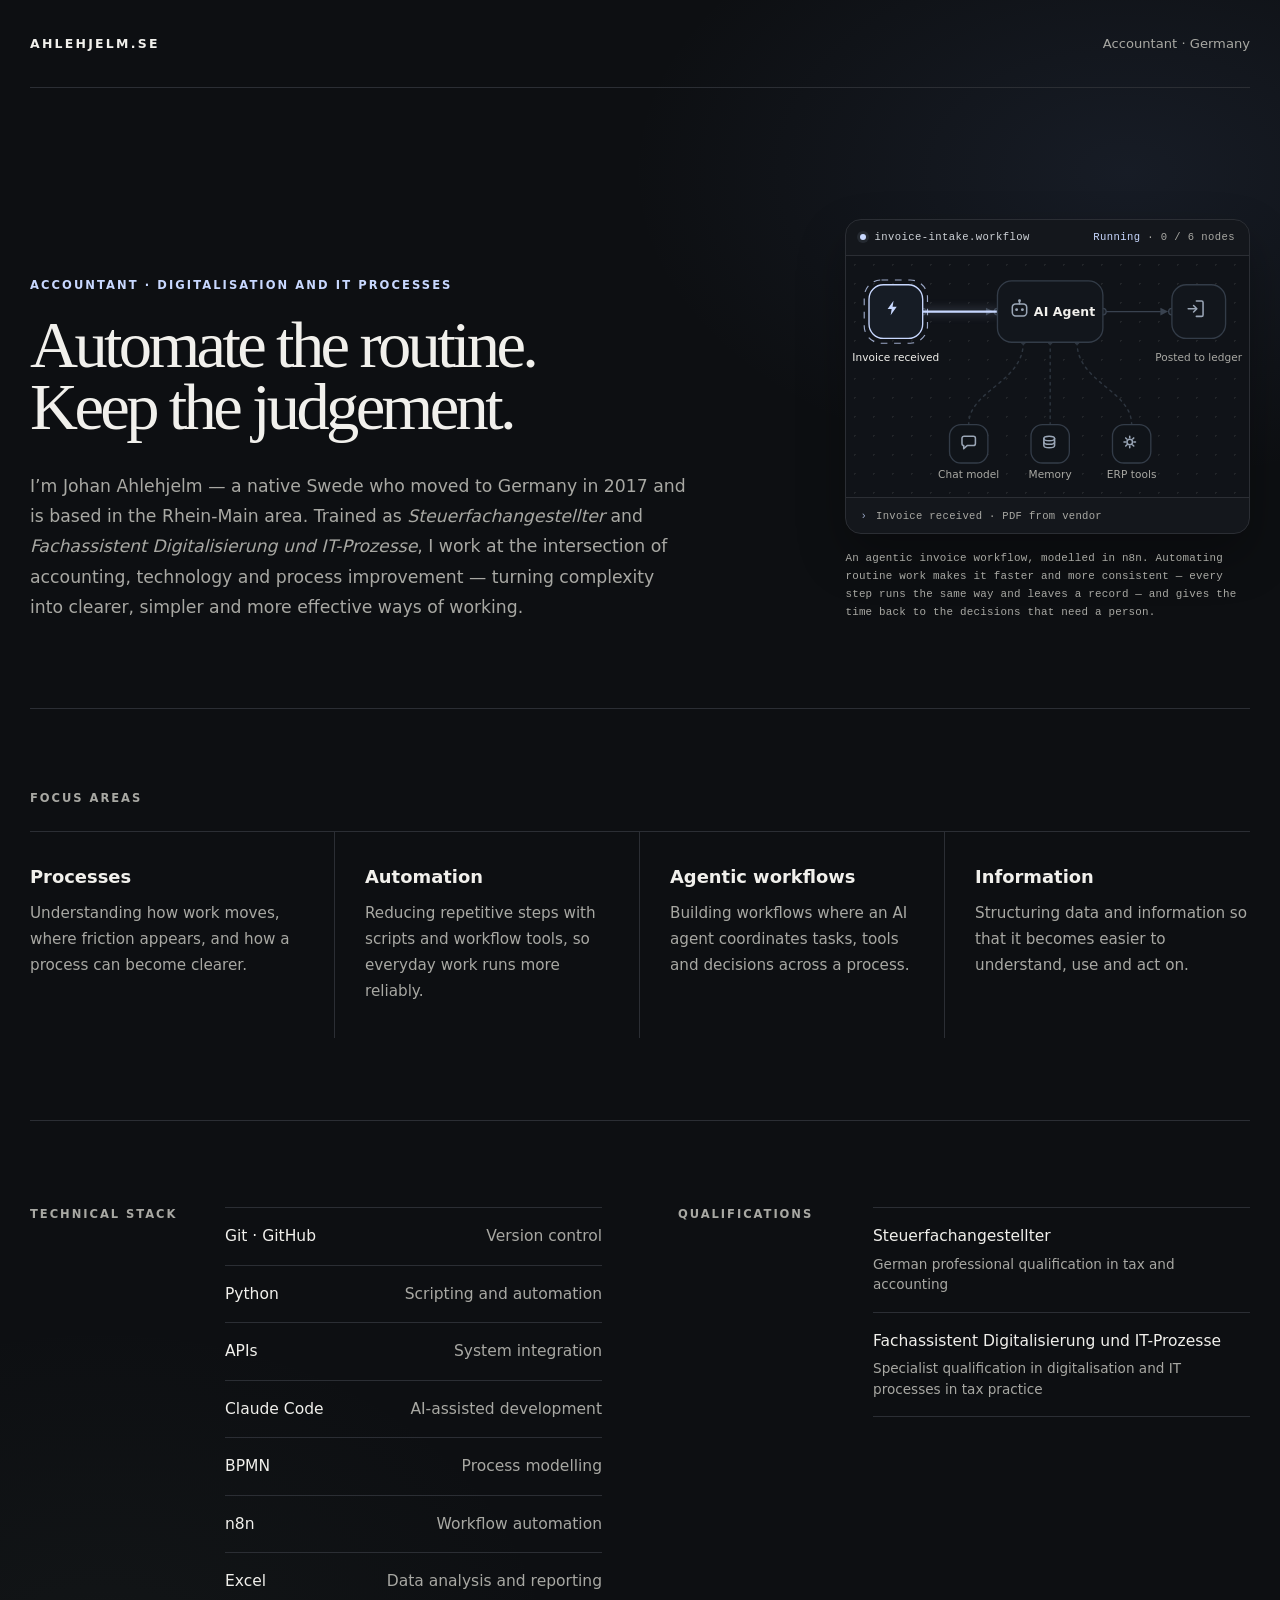
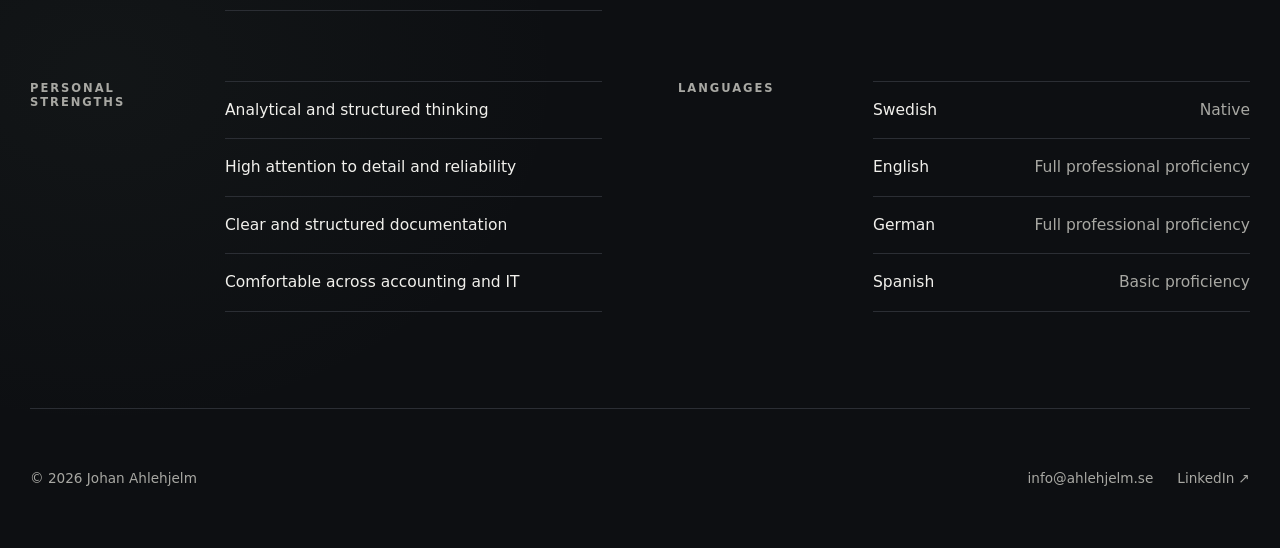
<file: index.html>
<!doctype html>
<html lang="en">
<head>
<meta charset="utf-8">
<meta name="viewport" content="width=device-width, initial-scale=1">
<meta name="description" content="Johan Ahlehjelm — native Swede, accountant in the Rhein-Main area since 2017. Steuerfachangestellter and Fachassistent Digitalisierung und IT-Prozesse, focused on process improvement, automation and agentic workflows.">
<title>Johan Ahlehjelm — Accountant, digitalisation and IT processes</title>
<link rel="canonical" href="https://ahlehjelm.se/">
<link rel="icon" href="favicon.svg" type="image/svg+xml">
<meta name="theme-color" content="#0d0f12">

<meta property="og:type" content="website">
<meta property="og:site_name" content="Johan Ahlehjelm">
<meta property="og:title" content="Automate the routine. Keep the judgement. — Johan Ahlehjelm">
<meta property="og:description" content="Swedish accountant working in Germany. Accounting, technology and process improvement — turning complexity into clearer, simpler and more effective ways of working.">
<meta property="og:url" content="https://ahlehjelm.se/">
<meta property="og:image" content="https://ahlehjelm.se/og-image.png">
<meta property="og:image:width" content="1200">
<meta property="og:image:height" content="630">
<meta name="twitter:card" content="summary_large_image">
<style>
:root{
  --bg:#0d0f12;--text:#f1f0ec;--muted:#a8a8a3;--line:#2b2e34;--accent:#c8d8ff;--max:1220px;
  --panel:#101318;--node:#12161c;--node-alt:#101419;--stroke:#333c48;
  --wire:#39424f;--wire-soft:#2d353f;--ok:#7cc4a4;
  /* San Francisco on Apple devices; the closest system UI face elsewhere */
  --sans:-apple-system,BlinkMacSystemFont,"SF Pro Text",system-ui,"Segoe UI",Roboto,"Helvetica Neue",Arial,sans-serif;
  --mono:ui-monospace,SFMono-Regular,"SF Mono","JetBrains Mono",Menlo,Consolas,monospace;
}
*{box-sizing:border-box} html{scroll-behavior:smooth}
body{margin:0;min-height:100vh;color:var(--text);background:radial-gradient(800px 500px at 88% 8%,rgba(94,122,180,.12),transparent 62%),radial-gradient(680px 520px at 8% 78%,rgba(110,135,115,.055),transparent 68%),var(--bg);font-family:var(--sans);-webkit-font-smoothing:antialiased;-moz-osx-font-smoothing:grayscale}
a{color:inherit;text-decoration:none}
a:focus-visible,button:focus-visible{outline:2px solid var(--accent);outline-offset:3px;border-radius:3px}
.wrap{width:min(calc(100% - 48px),var(--max));margin:auto}
header{height:88px;display:flex;align-items:center;justify-content:space-between;border-bottom:1px solid var(--line)}
.wordmark{font-size:.78rem;font-weight:700;letter-spacing:.18em} header span{color:var(--muted);font-size:.82rem}
.hero{min-height:620px;display:grid;grid-template-columns:1.3fr .7fr;gap:64px;align-items:end;padding:92px 0 86px}
.kicker{margin:0 0 22px;color:var(--accent);font-size:.72rem;font-weight:700;letter-spacing:.18em;text-transform:uppercase}
h1 span{display:block}
h1{margin:0;max-width:820px;font-family:Georgia,"Times New Roman",serif;font-size:clamp(2.9rem,5.2vw,5.2rem);font-weight:400;line-height:.92;letter-spacing:-.055em}
.intro{max-width:660px;margin:34px 0 0;color:var(--muted);font-size:clamp(.98rem,1.35vw,1.08rem);line-height:1.75}
.signature{display:flex;flex-direction:column;align-items:flex-end;justify-content:flex-end;gap:16px}

/* ---------- Agentic workflow canvas ---------- */
.wf{
  width:100%;
  border:1px solid var(--line);
  border-radius:16px;
  background:var(--panel);
  overflow:hidden;
  box-shadow:0 22px 48px rgba(0,0,0,.28);
}
.wf-bar{
  display:flex;align-items:center;justify-content:space-between;gap:12px;
  height:36px;padding:0 14px;
  border-bottom:1px solid var(--line);
  background:rgba(255,255,255,.014);
  font-family:var(--mono);font-size:.66rem;letter-spacing:.04em;color:var(--muted);
}
.wf-name{display:flex;align-items:center;gap:8px;min-width:0;color:#cfd3d8}
.wf-file{overflow:hidden;text-overflow:ellipsis;white-space:nowrap}
.wf-dot{flex:0 0 auto;width:6px;height:6px;border-radius:50%;background:var(--accent);box-shadow:0 0 0 3px rgba(200,216,255,.09)}
.wf-state{flex:0 0 auto;white-space:nowrap;font-variant-numeric:tabular-nums}
.wf-state b{font-weight:500;color:var(--accent)}
.wf-state.done b{color:var(--ok)}
.wf-canvas{
  position:relative;
  background-image:radial-gradient(circle,rgba(255,255,255,.075) 1px,transparent 1px);
  background-size:19px 19px;
  background-position:-1px -1px;
}
.wf-canvas svg{display:block;width:100%;height:auto;font-family:inherit}
.wf-caption{
  width:100%;margin:0;
  color:var(--muted);font-family:var(--mono);font-size:.68rem;line-height:1.65;letter-spacing:.02em;
}
.wf-log{
  display:flex;align-items:center;gap:9px;
  height:36px;padding:0 14px;
  border-top:1px solid var(--line);
  background:rgba(255,255,255,.014);
  font-family:var(--mono);font-size:.66rem;letter-spacing:.03em;color:var(--muted);
  white-space:nowrap;overflow:hidden;
}
.wf-log i{font-style:normal;color:var(--accent);opacity:.75}
#wf-log-text{overflow:hidden;text-overflow:ellipsis}

.wire{fill:none;stroke:var(--wire);stroke-width:1.5;stroke-linecap:round}
.wire.dotted{stroke:var(--wire-soft);stroke-dasharray:2.5 4.5}
.arrow{fill:var(--wire)}
.port{fill:#171c23;stroke:var(--wire);stroke-width:1.4}
.port.small{fill:var(--wire-soft);stroke:none}
.flow{
  fill:none;stroke:var(--accent);stroke-width:2.4;stroke-linecap:round;
  stroke-dasharray:var(--len,400);stroke-dashoffset:var(--len,400);opacity:0;
  filter:drop-shadow(0 0 5px rgba(200,216,255,.5));
}
/* the wire fills from source to target, then stays lit for the rest of the run */
.flow.run{opacity:1;animation:draw var(--dur,1.5s) linear forwards}
@keyframes draw{from{stroke-dashoffset:var(--len,400)}to{stroke-dashoffset:0}}
.arrow{transition:fill .25s ease}
.arrow.lit{fill:var(--accent)}

.n-box{fill:var(--node);stroke:var(--stroke);stroke-width:1.4;transition:stroke .28s ease,fill .28s ease}
.n .n-box.alt{fill:var(--node-alt)}
.n-icon{fill:none;stroke:#9aa6b6;stroke-width:1.6;stroke-linecap:round;stroke-linejoin:round;transition:stroke .28s ease}
.n-icon .solid{fill:#9aa6b6;stroke:none;transition:fill .28s ease}
.n-label{fill:var(--muted);font-size:11px;font-weight:500;letter-spacing:.005em;transition:fill .28s ease}
.n-title{fill:var(--text);font-size:13px;font-weight:600;letter-spacing:.01em}
.n-ring{fill:none;stroke:var(--accent);stroke-width:1.2;opacity:0;stroke-dasharray:7 7}
.n-badge{opacity:0;transition:opacity .3s ease}
.n-badge circle{fill:#16241e;stroke:var(--ok);stroke-width:1.3}
.n-badge path{fill:none;stroke:var(--ok);stroke-width:1.7;stroke-linecap:round;stroke-linejoin:round}

.n.is-active .n-box{stroke:var(--accent);fill:#161c25}
.n.is-active .n-icon{stroke:var(--accent)}
.n.is-active .n-icon .solid{fill:var(--accent)}
.n.is-active .n-label{fill:var(--text)}
.n.is-active .n-ring{opacity:.75;animation:ring 1.4s linear infinite}
@keyframes ring{to{stroke-dashoffset:-28}}
.n.is-done .n-box{stroke:rgba(124,196,164,.5)}
.n.is-active.is-done .n-box{stroke:var(--accent)}
.n.is-done .n-badge{opacity:1}

/* ---------- page sections ---------- */
.approach-inline{margin-top:0;display:grid;grid-template-columns:220px 1fr;gap:48px;align-items:start}
.approach-inline p{margin:0;max-width:760px;color:var(--muted);font-family:Georgia,"Times New Roman",serif;font-size:clamp(1.3rem,2.2vw,1.95rem);line-height:1.4}
.section{padding:82px 0;border-top:1px solid var(--line)}
.label{color:var(--muted);font-size:.72rem;font-weight:700;letter-spacing:.17em;text-transform:uppercase}
.focus-head{margin-top:0}
.focus-head + .focus-grid{margin-top:26px}
.focus-grid{margin-top:62px;display:grid;grid-template-columns:repeat(4,1fr);border-top:1px solid var(--line)}
.focus{min-height:200px;padding:34px 30px;border-right:1px solid var(--line)}.focus:first-child{padding-left:0}.focus:last-child{border-right:0;padding-right:0}
.focus h3{margin:0 0 14px;font-size:1.12rem;font-weight:600}
.focus p{margin:0;color:var(--muted);line-height:1.7;font-size:.95rem}
.details{padding:86px 0 96px;border-top:1px solid var(--line);display:grid;grid-template-columns:1fr 1fr;gap:70px 76px}
.detail-block{display:grid;grid-template-columns:165px 1fr;gap:30px;align-items:start}
.clean-list{margin:0;padding:0;list-style:none;border-top:1px solid var(--line)}
.clean-list li{padding:17px 0;border-bottom:1px solid var(--line);font-size:.97rem;line-height:1.45}
.split{display:flex;justify-content:space-between;gap:24px}
.split span:last-child{color:var(--muted);text-align:right;flex:0 0 auto}
.item-note{display:block;margin-top:6px;color:var(--muted);font-size:.85rem;line-height:1.5}
h2.label,h3.label{margin:0;font-size:.72rem;font-weight:700}
footer{min-height:140px;display:flex;align-items:center;justify-content:space-between;gap:30px;border-top:1px solid var(--line);color:var(--muted);font-size:.85rem}
.contact{display:flex;gap:24px}.contact a:hover{color:var(--text)}

@media(max-width:980px){
  .focus-grid{grid-template-columns:repeat(2,1fr)}
  .focus{border-bottom:1px solid var(--line)}
  .focus:nth-child(2){border-right:0;padding-right:0}
  .focus:nth-child(3){padding-left:0;border-bottom:0}
  .focus:nth-child(4){border-right:0;border-bottom:0;padding-right:0}
  .details{grid-template-columns:1fr;gap:62px}
}
@media(max-width:860px){
  .wrap{width:min(calc(100% - 30px),var(--max))}
  .hero{grid-template-columns:1fr;gap:52px;align-items:start;padding:74px 0}
  .signature{align-items:flex-start}
  .wf,.wf-caption{width:min(100%,460px)}
  .approach-inline{grid-template-columns:1fr;gap:18px}
  .detail-block{grid-template-columns:1fr;gap:20px}
  footer{align-items:flex-start;flex-direction:column;justify-content:center}
  .contact{flex-direction:column;gap:8px}
}
@media(max-width:620px){
  .n-label{font-size:13px}
  .n-title{font-size:16px}
  .wf-bar,.wf-log{font-size:.72rem}
  .wf-caption{font-size:.74rem}
  .focus-grid{grid-template-columns:1fr}
  .focus,.focus:first-child,.focus:nth-child(2),.focus:nth-child(3),.focus:nth-child(4){min-height:auto;padding:28px 0;border-right:0;border-bottom:1px solid var(--line)}
  .focus:last-child{border-bottom:0}
  .split{flex-direction:column;gap:5px}
  .split span:last-child{text-align:left}
}
@media(prefers-reduced-motion:reduce){
  html{scroll-behavior:auto}
  .n-ring{display:none}
  .flow,.flow.run{opacity:1;stroke-dashoffset:0;animation:none}
  .arrow{fill:var(--accent)}
  .n-badge{transition:none}
}
</style>
</head>
<body>
<div class="wrap">
<header><a class="wordmark" href="/">AHLEHJELM.SE</a><span>Accountant · Germany</span></header>

<main>
<section class="hero">
<div>
<p class="kicker">Accountant · Digitalisation and IT processes</p>
<h1><span>Automate the routine.</span> <span>Keep the judgement.</span></h1>
<p class="intro">I’m Johan Ahlehjelm — a native Swede who moved to Germany in 2017 and is based in the Rhein-Main area. Trained as <i lang="de">Steuerfachangestellter</i> and <i lang="de">Fachassistent Digitalisierung und IT-Prozesse</i>, I work at the intersection of accounting, technology and process improvement — turning complexity into clearer, simpler and more effective ways of working.</p>
</div>

<div class="signature">
  <div class="wf" id="wf" role="img" aria-label="An agentic workflow running: an incoming invoice is passed to an AI agent, which uses a chat model, memory and ERP tools to extract and validate the booking before it is posted to the ledger.">
    <div class="wf-bar">
      <span class="wf-name"><span class="wf-dot"></span><span class="wf-file">invoice-intake.workflow</span></span>
      <span class="wf-state" id="wf-state"><b>Running</b> · <span id="wf-step">0 / 6 nodes</span></span>
    </div>

    <div class="wf-canvas">
      <svg viewBox="0 0 420 252" aria-hidden="true">
        <!-- main wires -->
        <path class="wire" d="M80 58 H146"/>
        <path class="wire" d="M268 58 H328"/>
        <path class="arrow" id="a-in" d="M146 54 L154 58 L146 62 Z"/>
        <path class="arrow" id="a-out" d="M328 54 L336 58 L328 62 Z"/>

        <!-- sub-connections (agent resources) -->
        <path class="wire dotted" d="M185 90 C185 132, 128 140, 128 176"/>
        <path class="wire dotted" d="M213 90 V176"/>
        <path class="wire dotted" d="M241 90 C241 132, 298 140, 298 176"/>

        <!-- ports -->
        <circle class="port" cx="80" cy="58" r="3.4"/>
        <circle class="port" cx="158" cy="58" r="3.4"/>
        <circle class="port" cx="268" cy="58" r="3.4"/>
        <circle class="port" cx="340" cy="58" r="3.4"/>
        <circle class="port small" cx="185" cy="90" r="2.6"/>
        <circle class="port small" cx="213" cy="90" r="2.6"/>
        <circle class="port small" cx="241" cy="90" r="2.6"/>

        <!-- travelling signals -->
        <path class="flow" id="e-in"   d="M80 58 H158"/>
        <path class="flow" id="e-mod"  d="M185 90 C185 132, 128 140, 128 176"/>
        <path class="flow" id="e-mem"  d="M213 90 V176"/>
        <path class="flow" id="e-tool" d="M241 90 C241 132, 298 140, 298 176"/>
        <path class="flow" id="e-out"  d="M268 58 H340"/>

        <!-- Trigger -->
        <g class="n" data-id="trigger">
          <rect class="n-ring" x="19" y="25" width="66" height="66" rx="18"/>
          <rect class="n-box" x="24" y="30" width="56" height="56" rx="15"/>
          <g class="n-icon" transform="translate(40,46)">
            <path class="solid" d="M9.6 0.8 L3.4 9.4 h4.2 l-1 6.4 6.3-8.9 h-4.3 z"/>
          </g>
          <g class="n-badge" transform="translate(74,36)">
            <circle r="7"/><path d="M-2.7 0.2 L-0.9 2 L2.8 -2"/>
          </g>
          <text class="n-label" x="52" y="110" text-anchor="middle">Invoice received</text>
        </g>

        <!-- AI Agent -->
        <g class="n" data-id="agent">
          <rect class="n-ring" x="153" y="21" width="120" height="74" rx="19"/>
          <rect class="n-box" x="158" y="26" width="110" height="64" rx="15"/>
          <g class="n-icon" transform="translate(172,46)">
            <rect x="1.5" y="4" width="15" height="12.5" rx="3.5"/>
            <path d="M9 1 V4"/><circle class="solid" cx="9" cy="0.6" r="1.5"/>
            <circle class="solid" cx="6" cy="10" r="1.5"/><circle class="solid" cx="12" cy="10" r="1.5"/>
          </g>
          <text class="n-title" x="196" y="63">AI Agent</text>
          <g class="n-badge" transform="translate(262,32)">
            <circle r="7"/><path d="M-2.7 0.2 L-0.9 2 L2.8 -2"/>
          </g>
        </g>

        <!-- Output -->
        <g class="n" data-id="output">
          <rect class="n-ring" x="335" y="25" width="66" height="66" rx="18"/>
          <rect class="n-box" x="340" y="30" width="56" height="56" rx="15"/>
          <g class="n-icon" transform="translate(356,46)">
            <path d="M9.5 1 h5.5 a1.5 1.5 0 0 1 1.5 1.5 v13 a1.5 1.5 0 0 1 -1.5 1.5 h-5.5"/>
            <path d="M1 9 h8.5"/><path d="M6.6 5.6 L10 9 L6.6 12.4"/>
          </g>
          <g class="n-badge" transform="translate(390,36)">
            <circle r="7"/><path d="M-2.7 0.2 L-0.9 2 L2.8 -2"/>
          </g>
          <text class="n-label" x="368" y="110" text-anchor="middle">Posted to ledger</text>
        </g>

        <!-- Chat model -->
        <g class="n" data-id="model">
          <rect class="n-ring" x="103" y="171" width="50" height="50" rx="15"/>
          <rect class="n-box alt" x="108" y="176" width="40" height="40" rx="12"/>
          <g class="n-icon" transform="translate(120,187)">
            <path d="M1 3.2 a2.2 2.2 0 0 1 2.2-2.2 h9.6 a2.2 2.2 0 0 1 2.2 2.2 v5.4 a2.2 2.2 0 0 1 -2.2 2.2 h-6.4 L2.8 14 v-3.2 h-.6 a2.2 2.2 0 0 1 -1.2-2.2 z"/>
          </g>
          <g class="n-badge" transform="translate(144,180)">
            <circle r="6.4"/><path d="M-2.5 0.2 L-0.8 1.8 L2.6 -1.8"/>
          </g>
          <text class="n-label" x="128" y="232" text-anchor="middle">Chat model</text>
        </g>

        <!-- Memory -->
        <g class="n" data-id="memory">
          <rect class="n-ring" x="188" y="171" width="50" height="50" rx="15"/>
          <rect class="n-box alt" x="193" y="176" width="40" height="40" rx="12"/>
          <g class="n-icon" transform="translate(205,187)">
            <ellipse cx="7" cy="3.4" rx="5.6" ry="2.4"/>
            <path d="M1.4 3.4 V10.6 C1.4 11.9 3.9 13 7 13 s5.6-1.1 5.6-2.4 V3.4"/>
            <path d="M1.4 7 C1.4 8.3 3.9 9.4 7 9.4 s5.6-1.1 5.6-2.4"/>
          </g>
          <g class="n-badge" transform="translate(229,180)">
            <circle r="6.4"/><path d="M-2.5 0.2 L-0.8 1.8 L2.6 -1.8"/>
          </g>
          <text class="n-label" x="213" y="232" text-anchor="middle">Memory</text>
        </g>

        <!-- Tools -->
        <g class="n" data-id="tools">
          <rect class="n-ring" x="273" y="171" width="50" height="50" rx="15"/>
          <rect class="n-box alt" x="278" y="176" width="40" height="40" rx="12"/>
          <g class="n-icon" transform="translate(290,188)">
            <circle cx="6" cy="6" r="2.9"/>
            <path d="M6 0 V1.6 M6 10.4 V12 M0 6 H1.6 M10.4 6 H12 M1.8 1.8 L2.9 2.9 M9.1 9.1 L10.2 10.2 M10.2 1.8 L9.1 2.9 M2.9 9.1 L1.8 10.2"/>
          </g>
          <g class="n-badge" transform="translate(314,180)">
            <circle r="6.4"/><path d="M-2.5 0.2 L-0.8 1.8 L2.6 -1.8"/>
          </g>
          <text class="n-label" x="298" y="232" text-anchor="middle">ERP tools</text>
        </g>
      </svg>
    </div>

    <div class="wf-log"><i>›</i><span id="wf-log-text">Waiting for trigger</span></div>
  </div>
  <p class="wf-caption">An agentic invoice workflow, modelled in n8n. Automating routine work makes it faster and more consistent — every step runs the same way and leaves a record — and gives the time back to the decisions that need a person.</p>
</div>
</section>

<section class="section">
<div class="approach-inline focus-head">
  <h2 class="label">Focus areas</h2>
</div>

<div class="focus-grid">
<article class="focus"><h3>Processes</h3><p>Understanding how work moves, where friction appears, and how a process can become clearer.</p></article>
<article class="focus"><h3>Automation</h3><p>Reducing repetitive steps with scripts and workflow tools, so everyday work runs more reliably.</p></article>
<article class="focus"><h3>Agentic workflows</h3><p>Building workflows where an AI agent coordinates tasks, tools and decisions across a process.</p></article>
<article class="focus"><h3>Information</h3><p>Structuring data and information so that it becomes easier to understand, use and act on.</p></article>
</div>
</section>

<section class="details">
<div class="detail-block">
<h2 class="label">Technical stack</h2>
<ul class="clean-list">
<li class="split"><span>Git · GitHub</span><span>Version control</span></li>
<li class="split"><span>Python</span><span>Scripting and automation</span></li>
<li class="split"><span>APIs</span><span>System integration</span></li>
<li class="split"><span>Claude Code</span><span>AI-assisted development</span></li>
<li class="split"><span>BPMN</span><span>Process modelling</span></li>
<li class="split"><span>n8n</span><span>Workflow automation</span></li>
<li class="split"><span>Excel</span><span>Data analysis and reporting</span></li>
</ul>
</div>

<div class="detail-block">
<h2 class="label">Qualifications</h2>
<ul class="clean-list">
<li lang="de">Steuerfachangestellter<span class="item-note" lang="en">German professional qualification in tax and accounting</span></li>
<li lang="de">Fachassistent Digitalisierung und IT-Prozesse<span class="item-note" lang="en">Specialist qualification in digitalisation and IT processes in tax practice</span></li>
</ul>
</div>

<div class="detail-block">
<h2 class="label">Personal strengths</h2>
<ul class="clean-list">
<li>Analytical and structured thinking</li>
<li>High attention to detail and reliability</li>
<li>Clear and structured documentation</li>
<li>Comfortable across accounting and IT</li>
</ul>
</div>

<div class="detail-block">
<h2 class="label">Languages</h2>
<ul class="clean-list">
<li class="split"><span>Swedish</span><span>Native</span></li>
<li class="split"><span>English</span><span>Full professional proficiency</span></li>
<li class="split"><span>German</span><span>Full professional proficiency</span></li>
<li class="split"><span>Spanish</span><span>Basic proficiency</span></li>
</ul>
</div>
</section>
</main>

<footer>
<span>© <span id="year"></span> Johan Ahlehjelm</span>
<div class="contact">
<a href="mailto:info@ahlehjelm.se">info@ahlehjelm.se</a>
<a href="https://www.linkedin.com/in/johan-ahlehjelm/" target="_blank" rel="noopener">LinkedIn ↗</a>
</div>
</footer>
</div>

<script>
document.getElementById("year").textContent = new Date().getFullYear();

(function () {
  var root = document.getElementById("wf");
  if (!root) return;

  var nodes = {}, flows = {};
  root.querySelectorAll(".n").forEach(function (n) { nodes[n.dataset.id] = n; });
  root.querySelectorAll(".flow").forEach(function (p) {
    flows[p.id] = p;
    var len = p.getTotalLength();
    p.style.setProperty("--len", len.toFixed(1));
  });

  var arrows = { "e-in": document.getElementById("a-in"), "e-out": document.getElementById("a-out") };
  var logText = document.getElementById("wf-log-text");
  var stateEl = document.getElementById("wf-state");
  var stepEl = document.getElementById("wf-step");

  // act    — nodes lit at the start of the step
  // arrive — nodes lit the moment the signal reaches them
  var steps = [
    { act: ["trigger"], arrive: ["agent"], edge: "e-in", dur: 1.6, log: "Invoice received · PDF from vendor" },
    { act: ["agent"], done: ["trigger"], log: "Agent building context" },
    { act: ["agent"], arrive: ["memory"], edge: "e-mem", dur: 1.3, log: "Loading vendor and account history" },
    { act: ["agent"], done: ["memory"], arrive: ["model"], edge: "e-mod", dur: 1.4, log: "Reading line items, VAT and totals" },
    { act: ["agent"], done: ["model"], arrive: ["tools"], edge: "e-tool", dur: 1.4, log: "Matching against the purchase order" },
    { act: ["agent"], done: ["tools"], arrive: ["model"], edge: "e-mod", dur: 1.4, log: "Checking the proposal against the match" },
    { act: [], done: ["agent"], arrive: ["output"], edge: "e-out", dur: 1.6, log: "Posted to ledger · awaiting approval" },
    { act: [], done: ["output"], log: "Execution finished", end: true }
  ];

  var STEP = 1950, PAUSE = 3000, TOTAL = Object.keys(nodes).length;
  var doneSet = {}, i = 0, timer = null, arriveTimer = null, running = false;

  function paint() {
    clearTimeout(arriveTimer);
    var s = steps[i];
    (s.done || []).forEach(function (id) { doneSet[id] = true; });
    Object.keys(nodes).forEach(function (id) {
      nodes[id].classList.toggle("is-active", s.act.indexOf(id) !== -1);
      nodes[id].classList.toggle("is-done", !!doneSet[id]);
    });
    if (s.edge) {
      var f = flows[s.edge];
      f.classList.remove("run");
      void f.getBoundingClientRect();
      f.style.setProperty("--dur", (s.dur || 1.5) + "s");
      f.classList.add("run");
    }
    if (s.edge || s.arrive) {
      arriveTimer = setTimeout(function () {
        (s.arrive || []).forEach(function (id) { nodes[id].classList.add("is-active"); });
        if (arrows[s.edge]) arrows[s.edge].classList.add("lit");
      }, (s.dur || 1.5) * 1000);
    }
    logText.textContent = s.log;
    stepEl.textContent = Object.keys(doneSet).length + " / " + TOTAL + " nodes";
    if (s.end) {
      stateEl.classList.add("done");
      stateEl.querySelector("b").textContent = "Finished";
    }
  }

  function reset() {
    clearTimeout(arriveTimer);
    doneSet = {}; i = 0;
    stateEl.classList.remove("done");
    stateEl.querySelector("b").textContent = "Running";
    Object.keys(nodes).forEach(function (id) { nodes[id].classList.remove("is-active", "is-done"); });
    Object.keys(flows).forEach(function (id) { flows[id].classList.remove("run"); });
    Object.keys(arrows).forEach(function (id) {
      if (arrows[id]) arrows[id].classList.remove("lit");
    });
    logText.textContent = "Waiting for trigger";
    stepEl.textContent = "0 / " + TOTAL + " nodes";
  }

  function advance() {
    paint();
    var last = i === steps.length - 1;
    i = last ? 0 : i + 1;
    timer = setTimeout(last ? function () { reset(); advance(); } : advance, last ? PAUSE : STEP);
  }

  function staticFinal() {
    Object.keys(nodes).forEach(function (id) { nodes[id].classList.add("is-done"); });
    Object.keys(flows).forEach(function (id) { flows[id].classList.add("run"); });
    Object.keys(arrows).forEach(function (id) {
      if (arrows[id]) arrows[id].classList.add("lit");
    });
    logText.textContent = "Execution finished";
    stateEl.classList.add("done");
    stateEl.querySelector("b").textContent = "Finished";
    stepEl.textContent = TOTAL + " / " + TOTAL + " nodes";
  }

  function start() {
    if (running) return;
    running = true;
    reset();
    advance();
  }

  function stop() {
    running = false;
    clearTimeout(timer);
    clearTimeout(arriveTimer);
  }

  if (window.matchMedia("(prefers-reduced-motion: reduce)").matches) {
    staticFinal();
    return;
  }

  if ("IntersectionObserver" in window) {
    new IntersectionObserver(function (entries) {
      entries[0].isIntersecting ? start() : stop();
    }, { threshold: 0.15 }).observe(root);
  } else {
    start();
  }
})();
</script>
</body>
</html>
</file>
